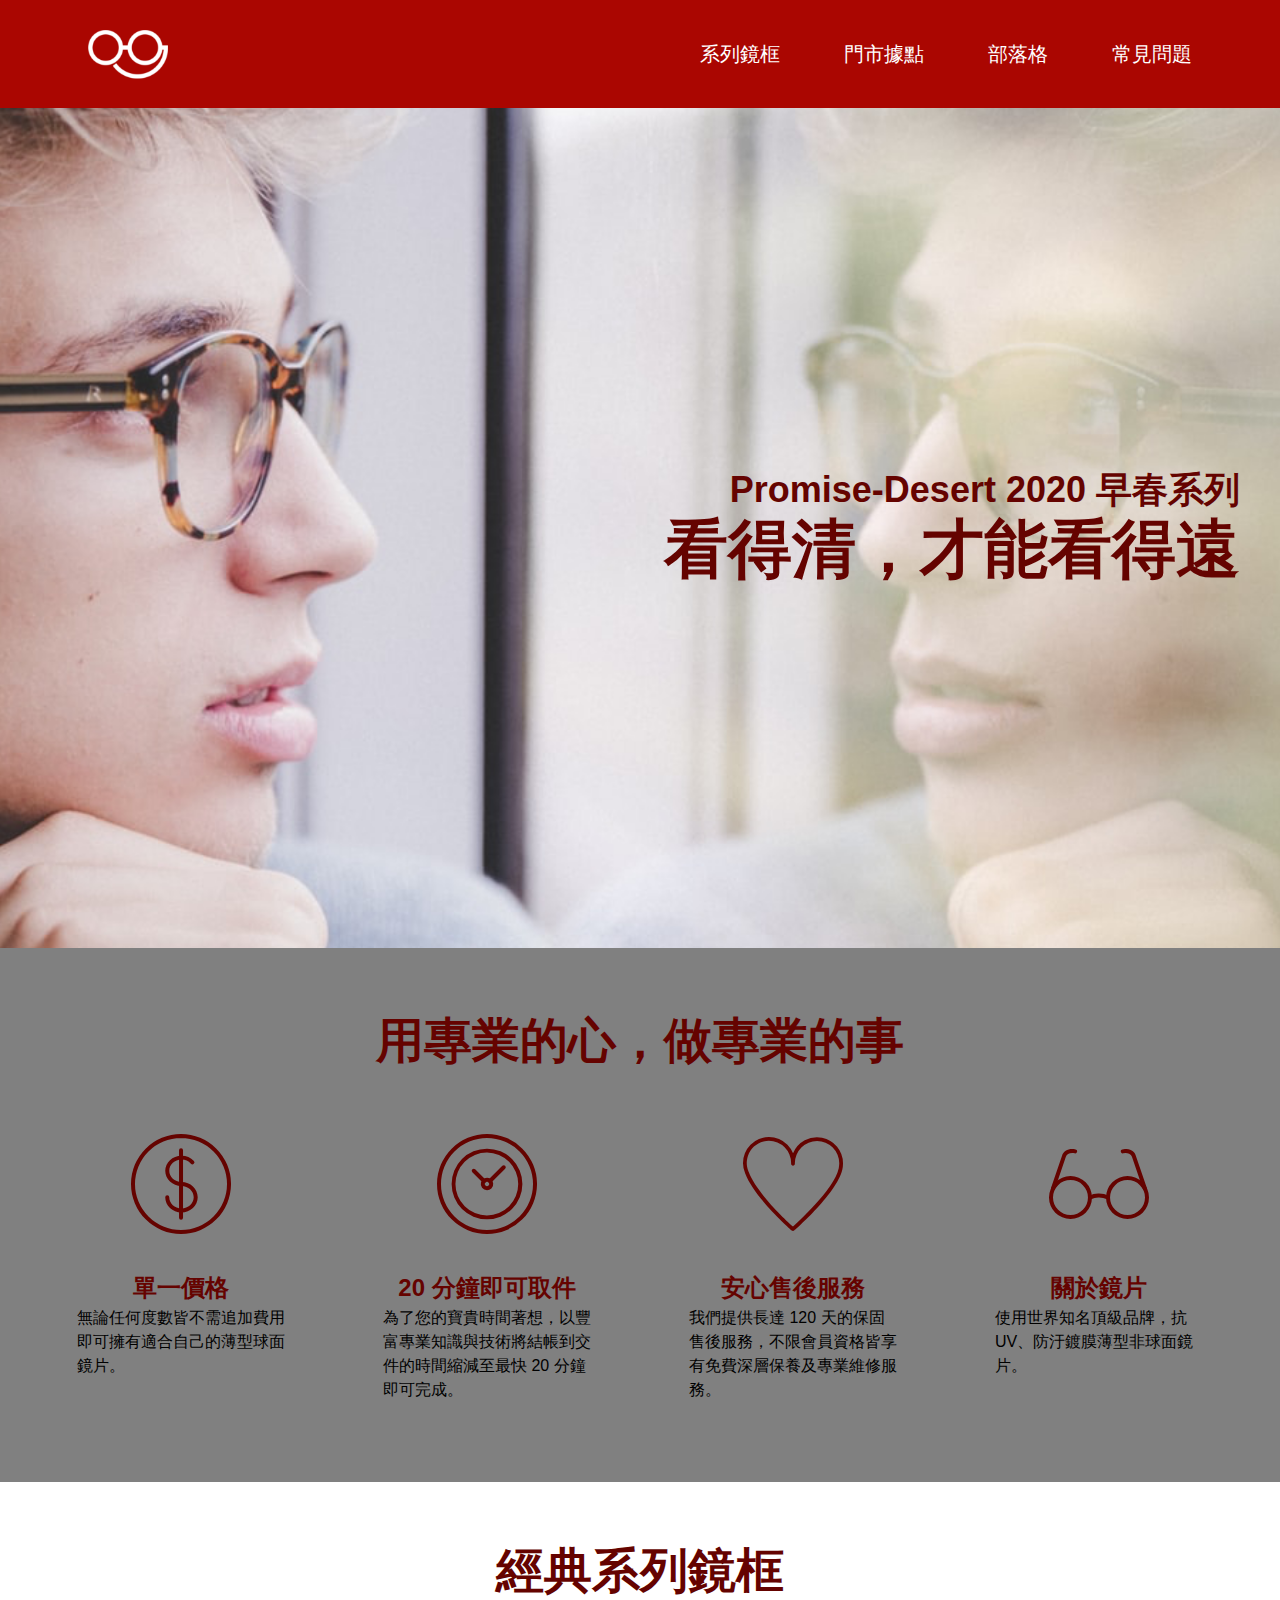
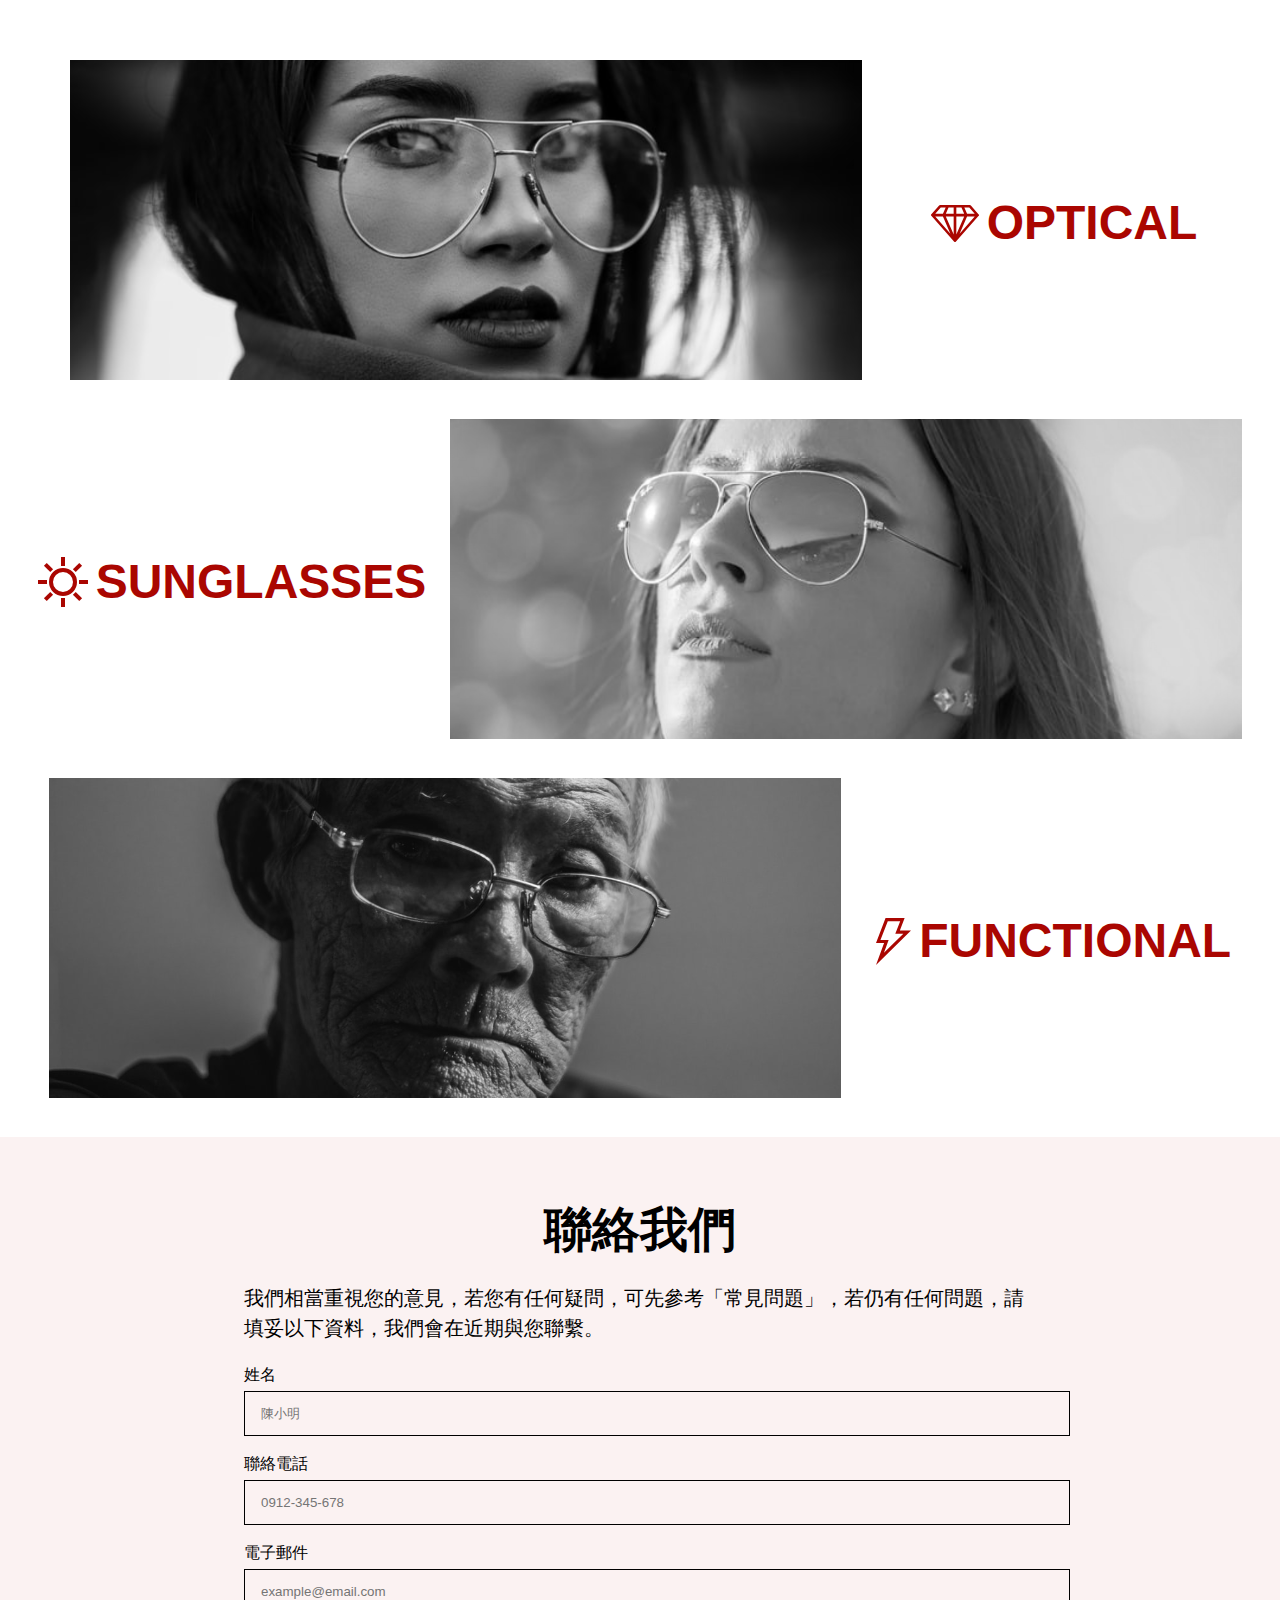
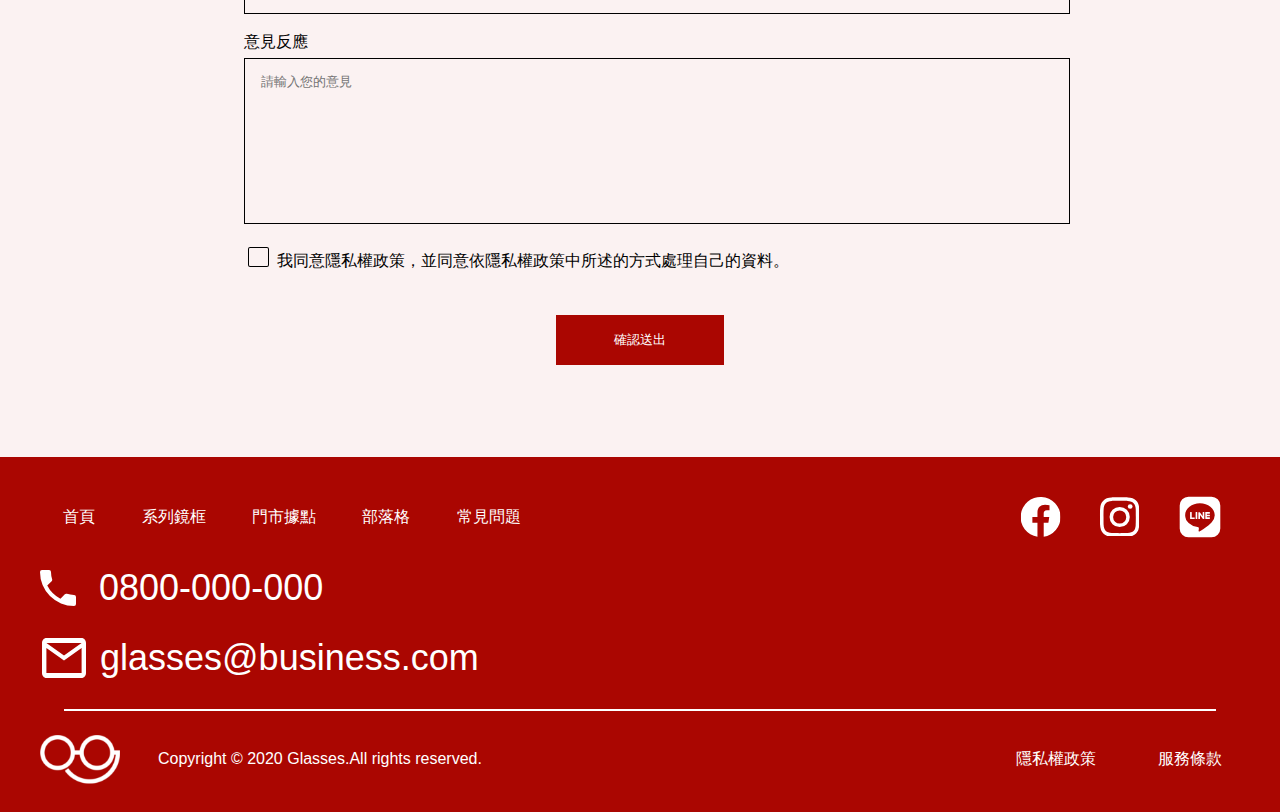
<file: index.html>
<!DOCTYPE html>
<html lang="en">
  <head>
    <meta charset="UTF-8" />
    <meta
      name="viewport"
      content="width=
    , initial-scale=1.0"
    />
    <link rel="stylesheet" href="reset.css" />
    <link rel="stylesheet" href="index.css" />
    <title>s02</title>
  </head>
  <body>
    <nav class="navigator workspace">
      <div class="navigator-container">
        <!-- [Key 1] -->
        <div class="icon-hamberger"></div>
        <div class="icon-navi navi-ml"></div>
        <ul class="navi-menu navi-mr">
          <li class="navi-menu-gapR">系列鏡框</li>
          <li class="navi-menu-gapR navi-menu-gapL">門市據點</li>
          <li class="navi-menu-gapR navi-menu-gapL">部落格</li>
          <li class="navi-menu-gapL">常見問題</li>
        </ul>
      </div>
    </nav>

    <header class="header workspace">
      <div class="header-container h-100">
        <!-- [Key 1] -->
        <div class="header-block h-100">
          <!-- [Key 2] -->
          <div class="header-title">
            <!-- [Key 3] -->
            <h1 class="header-title-color">Promise-Desert 2020 早春系列</h1>
            <h2 class="header-title-color">看得清，才能看得遠</h2>
          </div>
        </div>
      </div>
    </header>

    <section class="service workspace">
      <div class="service-contaner">
        <h2>用專業的心，做專業的事</h2>
      </div>

      <ul class="service-item">
        <li class="item item-gap">
          <div class="item-img item-dollor"></div>
          <h3>單一價格</h3>
          <p>無論任何度數皆不需追加費用 即可擁有適合自己的薄型球面 鏡片。</p>
        </li>

        <li class="item item-gap">
          <div class="item-img item-clock"></div>
          <h3>20 分鐘即可取件</h3>
          <p>
            為了您的寶貴時間著想，以豐 富專業知識與技術將結帳到交
            件的時間縮減至最快 20 分鐘 即可完成。
          </p>
        </li>

        <li class="item item-gap">
          <div class="item-img item-heart"></div>
          <h3>安心售後服務</h3>
          <p>
            我們提供長達 120
            天的保固售後服務，不限會員資格皆享有免費深層保養及專業維修服務。
          </p>
        </li>

        <li class="item item-gap">
          <div class="item-img item-glasses"></div>
          <h3>關於鏡片</h3>
          <p>使用世界知名頂級品牌，抗UV、防汙鍍膜薄型非球面鏡片。</p>
        </li>
      </ul>
    </section>

    <section class="frames workspace">
      <div class="frames-title">
        <h3>經典系列鏡框</h3>
      </div>

      <ul>
        <li class="frame">
          <div class="modle modelStep">
            <img class="modleShow" src="IMAGES/8.png" alt="" />
            <!-- 手機 DN -->
            <div class="productHide img-optical">
              <img
                class="ColorChange"
                src="IMAGES/iconfinder_44_2529968.svg"
                alt=""
              />
              <p class="productTxt">optical</p>
            </div>
            <!-- 手機 UP -->
          </div>
          <div class="product productGapL">
            <img src="IMAGES/iconfinder_44_2529968.svg" alt="" />
            <p class="productTxt">optical</p>
          </div>
        </li>

        <li class="frame frame_fdc">
          <div class="modle">
            <img class="modleShow modleShowGray" src="IMAGES/15.png" alt="" />
            <!-- 手機 DN -->
            <div class="productHide img-sunglasses modleShowGray">
              <img class="ColorChange" src="IMAGES/Layer_1.svg" alt="" />
              <p class="productTxt">sunglasses</p>
            </div>
            <!-- 手機 UP -->
          </div>
          <div class="product productGapR">
            <img src="IMAGES/Layer_1.svg" alt="" />
            <p class="productTxt">sunglasses</p>
          </div>
        </li>

        <li class="frame">
          <div class="modle">
            <img class="modleShow" src="IMAGES/28.png" alt="28" />
            <!-- 手機 DN -->
            <div class="productHide img-functional">
              <img class="ColorChange" src="IMAGES/Page-1.svg" alt="" />
              <p class="productTxt">functional</p>
            </div>
            <!-- 手機 UP -->
          </div>
          <div class="product productGapL">
            <img src="IMAGES/Page-1.svg" alt="" />
            <p class="productTxt">functional</p>
          </div>
        </li>
      </ul>
    </section>

    <section class="contact workspace">
      <div class="contact-title">
        <h2 class="info">聯絡我們</h2>
        <p>
          我們相當重視您的意見，若您有任何疑問，可先參考「常見問題」，若仍有任何問題，請填妥以下資料，我們會在近期與您聯繫。
        </p>

        <form action="#">
          <label for="cName">姓名</label>
          <input type="text" name="cName" placeholder="陳小明" />

          <label for="cPhone">聯絡電話</label>
          <input type="text" name="cPhone" placeholder="0912-345-678" />

          <label for="cEmail">電子郵件</label>
          <input type="text" name="cEmail" placeholder="example@email.com" />

          <label for="cEmail">意見反應</label>
          <textarea name="cReques" placeholder="請輸入您的意見"></textarea>

          <input id="agree" type="checkbox" value="agree" />
          <label for="agree"
            >我同意隱私權政策，並同意依隱私權政策中所述的方式處理自己的資料。</label
          >

          <div class="submit">
            <input type="submit" value="確認送出" />
          </div>
        </form>
      </div>
    </section>

    <footer class="footer workspace">
      <div class="footer-contaner">
        <!-- A -->
        <div class="footUp">
          <!-- 1 -->
          <div class="upRside">
            <div class="footMenu footMenuWithTop">
              <div class="footMenuLi">首頁</div>
              <div class="footMenuLi">系列鏡框</div>
              <div class="footMenuLi">門市據點</div>
              <div class="footMenuLi">部落格</div>
              <div class="footMenuLi">常見問題</div>
            </div>

            <div class="phoneVSmail MtWithLi">
              <img src="IMAGES/ic_phone_48px.svg" alt="" />
              <p class="mlext">0800-000-000</p>
            </div>

            <div class="phoneVSmail MtPhoneVSmail">
              <img src="IMAGES/ic_mail_outline_24px.svg" alt="" />
              <p class="mlstd">glasses@business.com</p>
            </div>
          </div>

          <!-- 2 -->
          <div class="footSocIcon">
            <img class="footSocIconImg" src="IMAGES/ic_social_fb.svg" alt="" />
            <img class="footSocIconImg" src="IMAGES/ic_social_ig.svg" alt="" />
            <img
              class="footSocIconImg"
              src="IMAGES/ic_social_line.svg"
              alt=""
            />
          </div>
        </div>

        <div class="spliyrline"></div>

        <div class="footDn">
          <!-- 1 -->
          <div class="upRside rsUP375">
            <div class="footCopyRight">
              <img class="showLogo" src="IMAGES/logo-new_工作區域-1-1.png" alt="" />
              <p>Copyright © 2020 Glasses.All rights reserved.</p>
            </div>
          </div>
          
          <div class="footLogo rsUP375">
            <p>隱私權政策</p>
            <p class="pLSpilt">服務條款</p>
        </div>

        <div class="upRside rs375">
          <div class="footCopyRight">
            <p>Copyright © 2020 Glasses.All rights reserved.</p><br>
            <p>隱私權政策</p><br>
            <p>服務條款</p>
          </div>
        </div>
        
        <div class="footLogo rs375">
          <img class="footLogoSet" src="IMAGES/logo-new_工作區域-1-1.png" alt="" />
        </div>
      </div>
    </footer>

  </body>
</html>
</file>
<file: index.css>
@charset "UTF-8";
/* 
RWD 中的基本設定方式
- 請把握三層 container > flex > item    
    - container：主要限制最外圍空間使用 [Key 1]
        - 限制最大寬
        - 左右保留 padding
    - flex                      [Key 2]
        - 製作 flex 的層級
        - 請下 flex-wrap
    - item                      [Key 3]
        - 寬度、margin 設定的地方
        - 內容會在更內層 
*/
img {
  max-width: 100%;
  height: auto;
}

body {
  font-family: -apple-system, BlinkMacSystemFont, 'Segoe UI', 'Microsoft JhengHei', Roboto, 'Helvetica Neue', Arial, sans-serif;
  line-height: 1.5;
  /* font-size: 16px; */
}

h1,
h2,
h3,
h4,
h5,
h6 {
  line-height: 1.2;
  font-weight: bold;
}

.workspace {
  margin: 0;
}

.navigator {
  height: 108px;
  background-color: #aa0601;
}

.navigator-container {
  height: 108px;
  display: -webkit-box;
  display: -ms-flexbox;
  display: flex;
  -webkit-box-pack: justify;
      -ms-flex-pack: justify;
          justify-content: space-between;
}

.icon-hamberger {
  width: 24px;
  background-image: url(IMAGES/ic_menu_24px@2x.png);
  background-position: center center;
  background-size: contain;
  background-repeat: no-repeat;
  display: none;
}

.icon-navi {
  width: 80px;
  background-image: url(IMAGES/logo-new_工作區域-1-1.png);
  background-position: center center;
  background-size: contain;
  background-repeat: no-repeat;
}

.navi-mr {
  margin-right: 88px;
}

.navi-ml {
  margin-left: 88px;
}

.navi-menu {
  display: -webkit-box;
  display: -ms-flexbox;
  display: flex;
  -webkit-box-align: center;
      -ms-flex-align: center;
          align-items: center;
}

.navi-menu li {
  color: #ffffff;
  font-size: 20px;
}

.navi-menu-gapR {
  margin-right: 32px;
}

.navi-menu-gapL {
  margin-left: 32px;
}

@media (max-width: 768px) {
  .navi-mr {
    margin-right: 48px;
  }
  .navi-ml {
    margin-left: 48px;
  }
  .navi-menu-gapR {
    margin-right: 20px;
  }
  .navi-menu-gapL {
    margin-left: 20px;
  }
}

@media (max-width: 375px) {
  .navi-menu {
    display: none;
  }
  .icon-hamberger {
    display: block;
    margin-left: 16px;
  }
  .icon-navi {
    margin: 0 auto;
  }
}

/* header */
.header {
  height: 840px;
  background-image: url(IMAGES/68.png);
  background-position: center center;
  background-size: cover;
}

.header-container {
  margin: 0 auto;
  text-align: center;
}

.header-block {
  max-width: 1200px;
  margin: 0 auto;
  display: -webkit-box;
  display: -ms-flexbox;
  display: flex;
  -webkit-box-pack: end;
      -ms-flex-pack: end;
          justify-content: flex-end;
  -webkit-box-align: center;
      -ms-flex-align: center;
          align-items: center;
}

.header-title {
  text-align: right;
}

.header-title h1 {
  font-size: 36px;
}

.header-title h2 {
  font-size: 64px;
}

.header-title-color {
  color: #650300;
}

@media (max-width: 768px) {
  .header {
    max-height: 840px;
  }
  .header-container {
    margin: 0 auto;
    padding-left: 12px;
    padding-right: 12px;
  }
  .header-block {
    max-width: 672px;
  }
  .header-title h1 {
    font-size: 20px;
  }
  .header-title h2 {
    font-size: 48px;
  }
}

@media (max-width: 375px) {
  .header {
    max-height: 394px;
  }
  .header-container {
    margin: 0 auto;
    padding-left: 12px;
    padding-right: 12px;
  }
  .header-block {
    max-width: 352px;
  }
  .header-title h1 {
    font-size: 16px;
  }
  .header-title h2 {
    font-size: 32px;
  }
}

/* service */
.service {
  background-color: gray;
}

.service-contaner {
  margin: 0;
}

.service-contaner h2 {
  font-size: 48px;
  color: #650300;
  text-align: center;
  padding-top: 64px;
  margin-bottom: 64px;
}

.service-item {
  display: -webkit-box;
  display: -ms-flexbox;
  display: flex;
  -webkit-box-pack: center;
      -ms-flex-pack: center;
          justify-content: center;
  -ms-flex-wrap: wrap;
      flex-wrap: wrap;
  padding-bottom: 80px;
}

.item {
  width: 282px;
  /*78*3+24*2*/
  display: -webkit-box;
  display: -ms-flexbox;
  display: flex;
  -webkit-box-orient: vertical;
  -webkit-box-direction: normal;
      -ms-flex-direction: column;
          flex-direction: column;
  -ms-flex-wrap: wrap;
      flex-wrap: wrap;
  text-align: center;
  -webkit-box-align: center;
      -ms-flex-align: center;
          align-items: center;
}

.item h3 {
  font-size: 24px;
  color: #650300;
  font-weight: 900;
  margin-bottom: 4px;
}

.item p {
  font-size: 16px;
  max-width: 208px;
  text-align: left;
  color: #000000;
}

.item-gap {
  margin-right: 12px;
  margin-left: 12px;
}

.item-img {
  height: 100px;
  width: 100px;
  background-position: center center;
  background-size: contain;
  background-repeat: no-repeat;
  margin-bottom: 40px;
}

.item-dollor {
  background-image: url(IMAGES/iconfinder_circle-dollar_430089.svg);
}

.item-clock {
  background-image: url(IMAGES/iconfinder_clock-1_430090.svg);
}

.item-heart {
  background-image: url(IMAGES/iconfinder_heart_430099.svg);
}

.item-glasses {
  background-image: url(IMAGES/iconfinder_glasses_430098.svg);
}

@media (max-width: 768px) {
  .service-contaner {
    max-height: 900px;
  }
  .service-contaner h2 {
    font-size: 32px;
    padding-top: 40px;
    margin-bottom: 32px;
  }
  .item {
    width: 336px;
    /*78*4+24*1*/
  }
  .item-gap {
    margin-right: 24px;
    margin-bottom: 28px;
  }
  ul li:first-child {
    -webkit-box-ordinal-group: 4;
        -ms-flex-order: 3;
            order: 3;
  }
  ul li:nth-child(2) {
    -webkit-box-ordinal-group: 2;
        -ms-flex-order: 1;
            order: 1;
  }
  ul li:nth-child(3) {
    -webkit-box-ordinal-group: 3;
        -ms-flex-order: 2;
            order: 2;
  }
  ul li:nth-child(4) {
    -webkit-box-ordinal-group: 5;
        -ms-flex-order: 4;
            order: 4;
  }
}

@media (max-width: 375px) {
  .service-contaner {
    max-height: 1091px;
  }
  .service-contaner h2 {
    font-size: 24px;
    padding-top: 32px;
    margin-bottom: 32px;
  }
  .item {
    width: 384px;
    /*78*4+24*3*/
  }
  .item-gap {
    margin-right: 14px;
  }
}

/* frames 經典系列鏡框 */
.frames {
  display: -webkit-box;
  display: -ms-flexbox;
  display: flex;
  -webkit-box-pack: center;
      -ms-flex-pack: center;
          justify-content: center;
  -ms-flex-wrap: wrap;
      flex-wrap: wrap;
}

.frames-title {
  width: 100%;
}

.frames-title h3 {
  font-size: 48px;
  text-align: center;
  color: #650300;
  padding-top: 60px;
  padding-bottom: 60px;
}

.frame {
  max-width: 1920px;
  display: -webkit-box;
  display: -ms-flexbox;
  display: flex;
  -webkit-box-pack: center;
      -ms-flex-pack: center;
          justify-content: center;
  margin-bottom: 32px;
}

.frame_fdc {
  -webkit-box-orient: horizontal;
  -webkit-box-direction: reverse;
      -ms-flex-direction: row-reverse;
          flex-direction: row-reverse;
}

.modle {
  max-width: 792px;
  /*78*8+24*7*/
  margin-right: 24px;
  display: block;
  margin-left: auto;
  margin-right: auto;
}

.modelStep {
  margin-left: 32px;
}

.modleShowGray {
  -webkit-filter: grayscale(100%);
          filter: grayscale(100%);
}

.modleShowGray:hover {
  -webkit-filter: grayscale(0%);
          filter: grayscale(0%);
}

.product {
  display: -webkit-box;
  display: -ms-flexbox;
  display: flex;
  -webkit-box-align: center;
      -ms-flex-align: center;
          align-items: center;
  margin: 0 auto;
}

.productGapL {
  margin-left: 24px;
}

.productGapR {
  margin-right: 24px;
}

.productTxt {
  padding-left: 8px;
  color: #aa0601;
  font-size: 48px;
  text-transform: uppercase;
  font-weight: 900;
}

.productHide {
  display: -webkit-box;
  display: -ms-flexbox;
  display: flex;
  -webkit-box-align: center;
      -ms-flex-align: center;
          align-items: center;
  margin: 0 auto;
  -webkit-box-pack: center;
      -ms-flex-pack: center;
          justify-content: center;
  width: 352px;
  height: 134px;
  background-size: contain;
  background-position: left center;
  background-repeat: no-repeat;
  display: none;
}

.productHide p {
  color: #ffffff;
  font-size: 28px;
}

.img-optical {
  background-image: url("IMAGES/8.png");
}

.img-sunglasses {
  background-image: url("IMAGES/15.png");
}

.img-functional {
  background-image: url("IMAGES/28.png");
}

.ColorChange {
  -webkit-filter: invert(100%) sepia(100%) saturate(0%) hue-rotate(229deg) brightness(102%) contrast(101%);
          filter: invert(100%) sepia(100%) saturate(0%) hue-rotate(229deg) brightness(102%) contrast(101%);
}

@media (max-width: 768px) {
  .frames-title h3 {
    font-size: 32px;
    padding-top: 40px;
    padding-bottom: 32px;
  }
  .frame {
    margin-bottom: 8px;
  }
  .frame_fdc {
    -webkit-box-orient: horizontal;
    -webkit-box-direction: normal;
        -ms-flex-direction: row;
            flex-direction: row;
  }
  .modle {
    max-width: 53.5%;
    /*63*5+24*4*/
  }
  .product {
    max-width: 30%;
    /*63*3+24*2*/
  }
  .productTxt {
    font-size: 28px;
  }
}

@media (max-width: 375px) {
  .frame {
    height: 134px;
    margin: 0 auto;
    margin-bottom: 8px;
  }
  .productHide {
    display: -webkit-box;
    display: -ms-flexbox;
    display: flex;
  }
  .product {
    display: none;
  }
  .modle {
    height: 134px;
    max-width: 375px;
    display: block;
    margin-left: auto;
    margin-right: auto;
  }
  .modleShow {
    display: none;
  }
  .productTxt {
    font-size: 28px;
  }
}

.contact {
  background-color: #aa06010d;
}

.contact-title {
  margin: 0 auto;
  max-width: 792px;
  text-align: left;
  padding-bottom: 92px;
}

.contact-title p {
  font-size: 20px;
  color: 000000;
  padding-top: 24px;
  margin-bottom: 20px;
}

.info {
  font-size: 48px;
  padding-top: 64px;
  text-align: center;
}

input[type='text'],
textarea {
  width: 100%;
  margin-top: 4px;
  margin-bottom: 16px;
  padding: 14px 16px;
  border: 1px solid #000;
  background-color: transparent;
}

textarea {
  resize: none;
  height: 136px;
}

.submit {
  margin-top: 42px;
  text-align: center;
}

input[type='submit'] {
  padding: 16px 58px;
  cursor: pointer;
  border: none;
  background: #aa0601;
  color: #fff;
}

input[type='checkbox'] + label {
  display: block;
  cursor: pointer;
  padding-left: 4px;
}

input[type='checkbox'] {
  display: none;
}

input[type='checkbox'] + label::before {
  content: '\2714';
  border: 1px solid #000;
  border-radius: 10%;
  display: inline-block;
  width: 16px;
  height: 16px;
  padding: 1px 0 1px 3px;
  margin-right: 8px;
  color: transparent;
}

input[type='checkbox']:checked + label:before {
  background-color: #aa0601;
  border-color: #aa0601;
  color: #fff;
}

@media (max-width: 768px) {
  .contact-title {
    max-width: 496px;
    padding-bottom: 56px;
  }
  .contact-title p {
    font-size: 16px;
    padding-top: 16px;
    margin-bottom: 16px;
  }
  .info {
    font-size: 32px;
    padding-top: 40px;
  }
  .submit {
    margin-top: 24px;
  }
}

@media (max-width: 375px) {
  .contact-title {
    max-width: 327px;
    padding-bottom: 55px;
  }
  .contact-title p {
    font-size: 16px;
    padding-top: 8px;
    margin-bottom: 8px;
  }
  .info {
    font-size: 20px;
    padding-top: 24px;
  }
  .submit {
    margin-top: 20px;
  }
}

.footer {
  background-color: #aa0601;
}

.footer-contaner {
  margin: 0 auto;
  width: 1200px;
}

.footUp {
  display: -webkit-box;
  display: -ms-flexbox;
  display: flex;
  -webkit-box-pack: justify;
      -ms-flex-pack: justify;
          justify-content: space-between;
  width: 1200px;
}

.upRside {
  width: 42%;
}

.footMenu {
  display: -webkit-box;
  display: -ms-flexbox;
  display: flex;
  -webkit-box-pack: justify;
      -ms-flex-pack: justify;
          justify-content: space-between;
}

.footMenuLi {
  font-size: 16px;
  margin: 0 24px 0 24px;
  color: #ffffff;
  margin: 0 auto;
}

.footMenuWithTop {
  margin-top: 48px;
}

.MtWithLi {
  margin-top: 32px;
}

.MtPhoneVSmail {
  margin-top: 16px;
}

.phoneVSmail {
  display: -webkit-box;
  display: -ms-flexbox;
  display: flex;
}

.phoneVSmail p {
  font-size: 36px;
  color: #ffffff;
}

.phoneVSmail .mlext {
  margin-left: 23px;
}

.phoneVSmail .mlstd {
  margin-left: 12px;
}

.spliyrline {
  border: 1px solid #ffffff;
  text-align: center;
  width: 1150px;
  margin: 0 auto;
  margin-top: 24px;
  margin-bottom: 24px;
}

.footSocIcon {
  width: 58%;
  height: 100%;
  display: -webkit-box;
  display: -ms-flexbox;
  display: flex;
  -webkit-box-pack: end;
      -ms-flex-pack: end;
          justify-content: flex-end;
  margin: 0 auto;
  margin-top: 36px;
}

.footSocIconImg {
  margin: 0 16px 0 16px;
}

.footDn {
  display: -webkit-box;
  display: -ms-flexbox;
  display: flex;
  -webkit-box-pack: justify;
      -ms-flex-pack: justify;
          justify-content: space-between;
}

.footCopyRight {
  display: -webkit-box;
  display: -ms-flexbox;
  display: flex;
  -ms-flex-wrap: wrap;
      flex-wrap: wrap;
}

.footLogo {
  display: -webkit-box;
  display: -ms-flexbox;
  display: flex;
}

.showLogo {
  display: block;
}

.footCopyRight,
.footLogo {
  display: -webkit-box;
  display: -ms-flexbox;
  display: flex;
  -webkit-box-align: center;
      -ms-flex-align: center;
          align-items: center;
  color: #ffffff;
  margin-bottom: 28px;
}

.footCopyRight img,
.footLogo img {
  margin-right: 38px;
}

.footLogo {
  max-width: 280px;
}

.pLSpilt {
  margin-left: 62px;
  margin-right: 18px;
}

.rs375 {
  display: none;
}

.rsUP375 {
  display: -webkit-box;
  display: -ms-flexbox;
  display: flex;
}

@media (max-width: 768px) {
  .footer-contaner {
    margin: 0 auto;
    width: 768px;
  }
  .footUp {
    display: -webkit-box;
    display: -ms-flexbox;
    display: flex;
    -webkit-box-pack: center;
        -ms-flex-pack: center;
            justify-content: center;
    width: 672px;
    margin-right: 63px;
    margin-left: 63px;
  }
  .upRside {
    width: 53.5%;
  }
  .footMenuWithTop {
    margin-top: 40px;
  }
  .MtWithLi {
    margin-top: 24px;
  }
  .MtPhoneVSmail {
    margin-top: 11px;
  }
  .footMenuLi {
    font-size: 16px;
    margin: 0 24px 0 24px;
    margin: 0 auto;
  }
  .showLogo {
    display: none;
  }
}

@media (max-width: 375px) {
  .footer-contaner {
    margin: 0 auto;
    width: 375px;
    margin-right: 11px;
    margin-left: 11px;
  }
  .footUp {
    display: -webkit-box;
    display: -ms-flexbox;
    display: flex;
    -webkit-box-pack: justify;
        -ms-flex-pack: justify;
            justify-content: space-between;
    width: 375px;
    margin: 0;
  }
  .MtPhoneVSmail {
    margin-top: 8px;
  }
  .upRside {
    width: 80%;
    margin: 0;
  }
  .phoneVSmail {
    display: -webkit-box;
    display: -ms-flexbox;
    display: flex;
    -webkit-box-align: center;
        -ms-flex-align: center;
            align-items: center;
  }
  .phoneVSmail p {
    font-size: 16px;
  }
  .footSocIcon {
    margin: 0;
    margin-top: 24px;
    -webkit-box-align: center;
        -ms-flex-align: center;
            align-items: center;
  }
  .footSocIconImg {
    width: 24px;
    height: 24px;
    margin: 0 12px 0 12px;
  }
  .footMenu {
    display: none;
  }
  .mlext {
    margin-left: 14px;
  }
  .upRside {
    width: 282px;
  }
  .footCopyRight {
    margin: 0;
    margin-bottom: 24px;
  }
  .footCopyRight p {
    margin-bottom: 8px;
  }
  .footLogo {
    width: 46px;
    height: 100%;
    margin: 0 auto;
  }
  .footLogoSet {
    margin-top: 46px;
    margin-right: 12px;
  }
  .rs375 {
    display: -webkit-box;
    display: -ms-flexbox;
    display: flex;
  }
  .rsUP375 {
    display: none;
  }
}

/* utilities */
.h-100 {
  height: 100%;
}

.mt20 {
  margin-top: 20px;
}

.ml80 {
  margin-left: 80px;
}

.mb60 {
  margin-bottom: 60px;
}

.pl64 {
  padding-top: 64px;
}

.mr80 {
  margin-right: 80px;
}

.ml63 {
  padding-left: 63px;
}
/*# sourceMappingURL=index.css.map */
</file>
